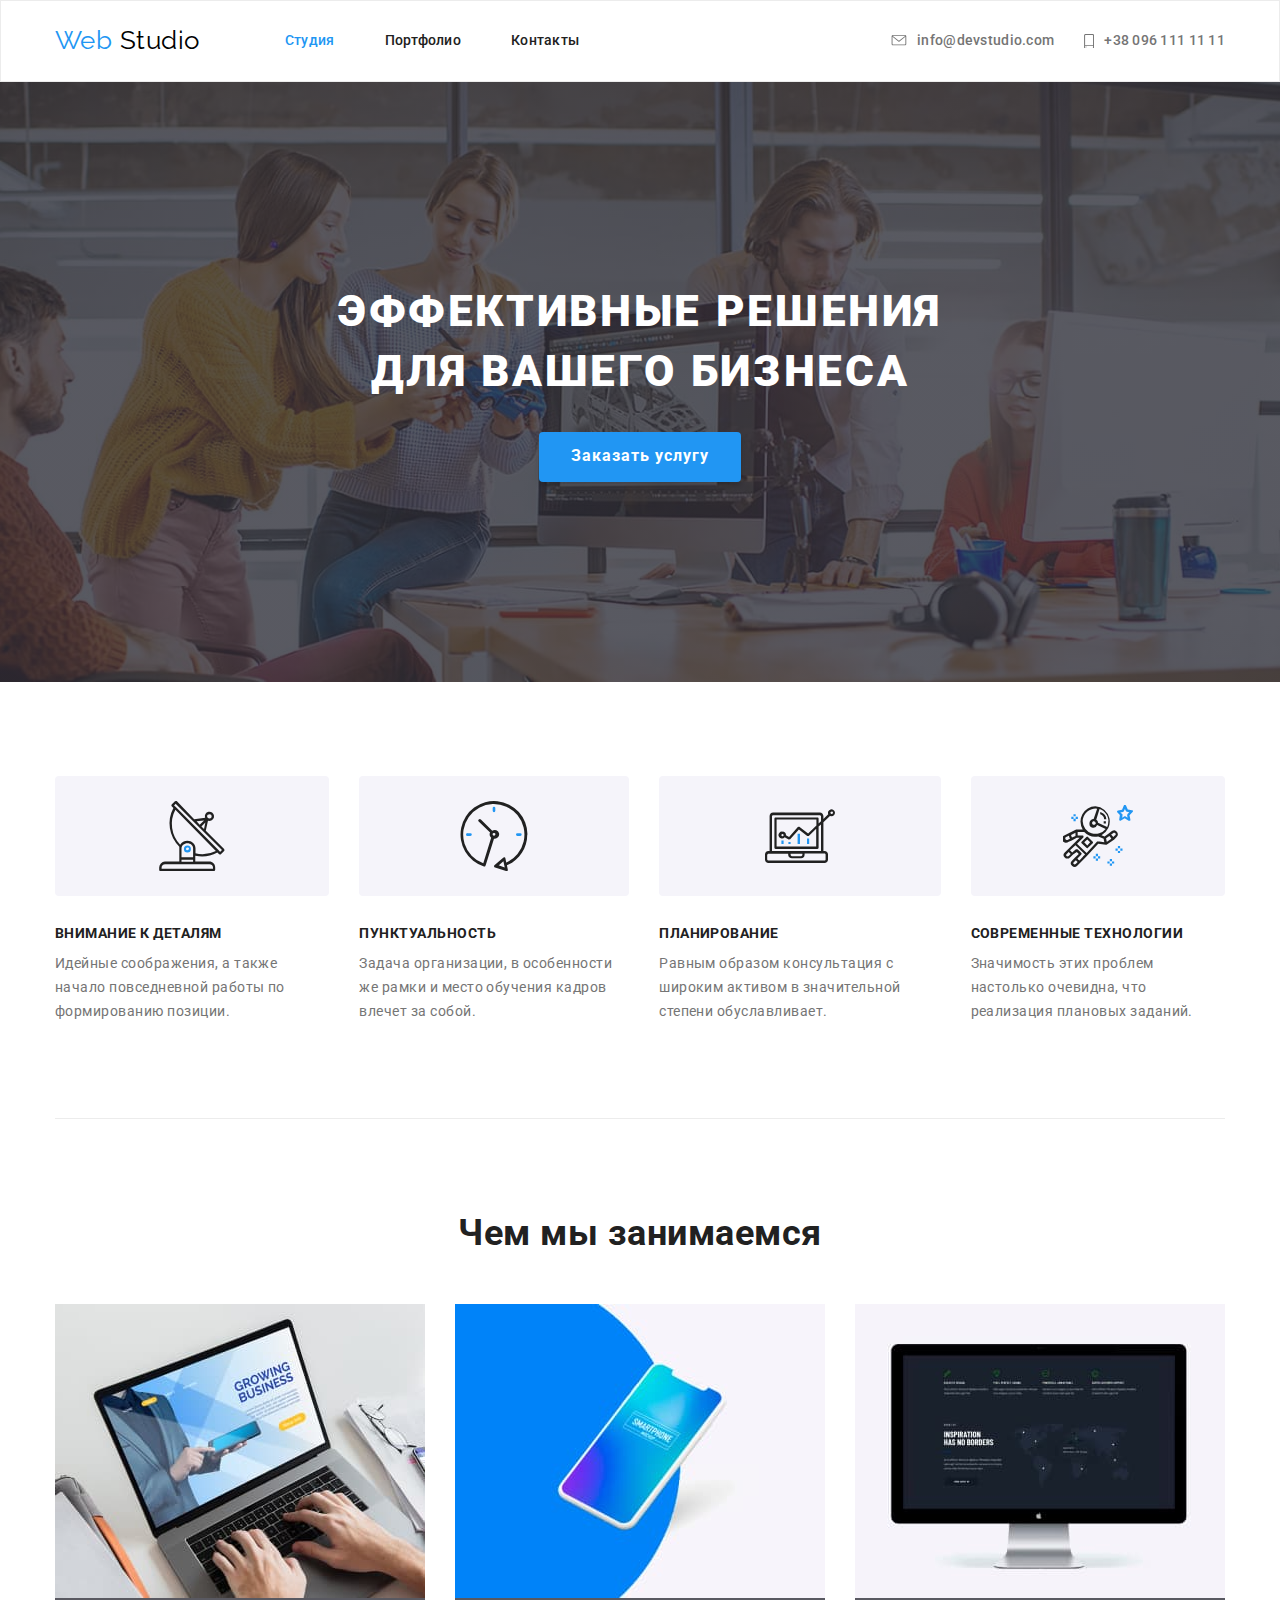
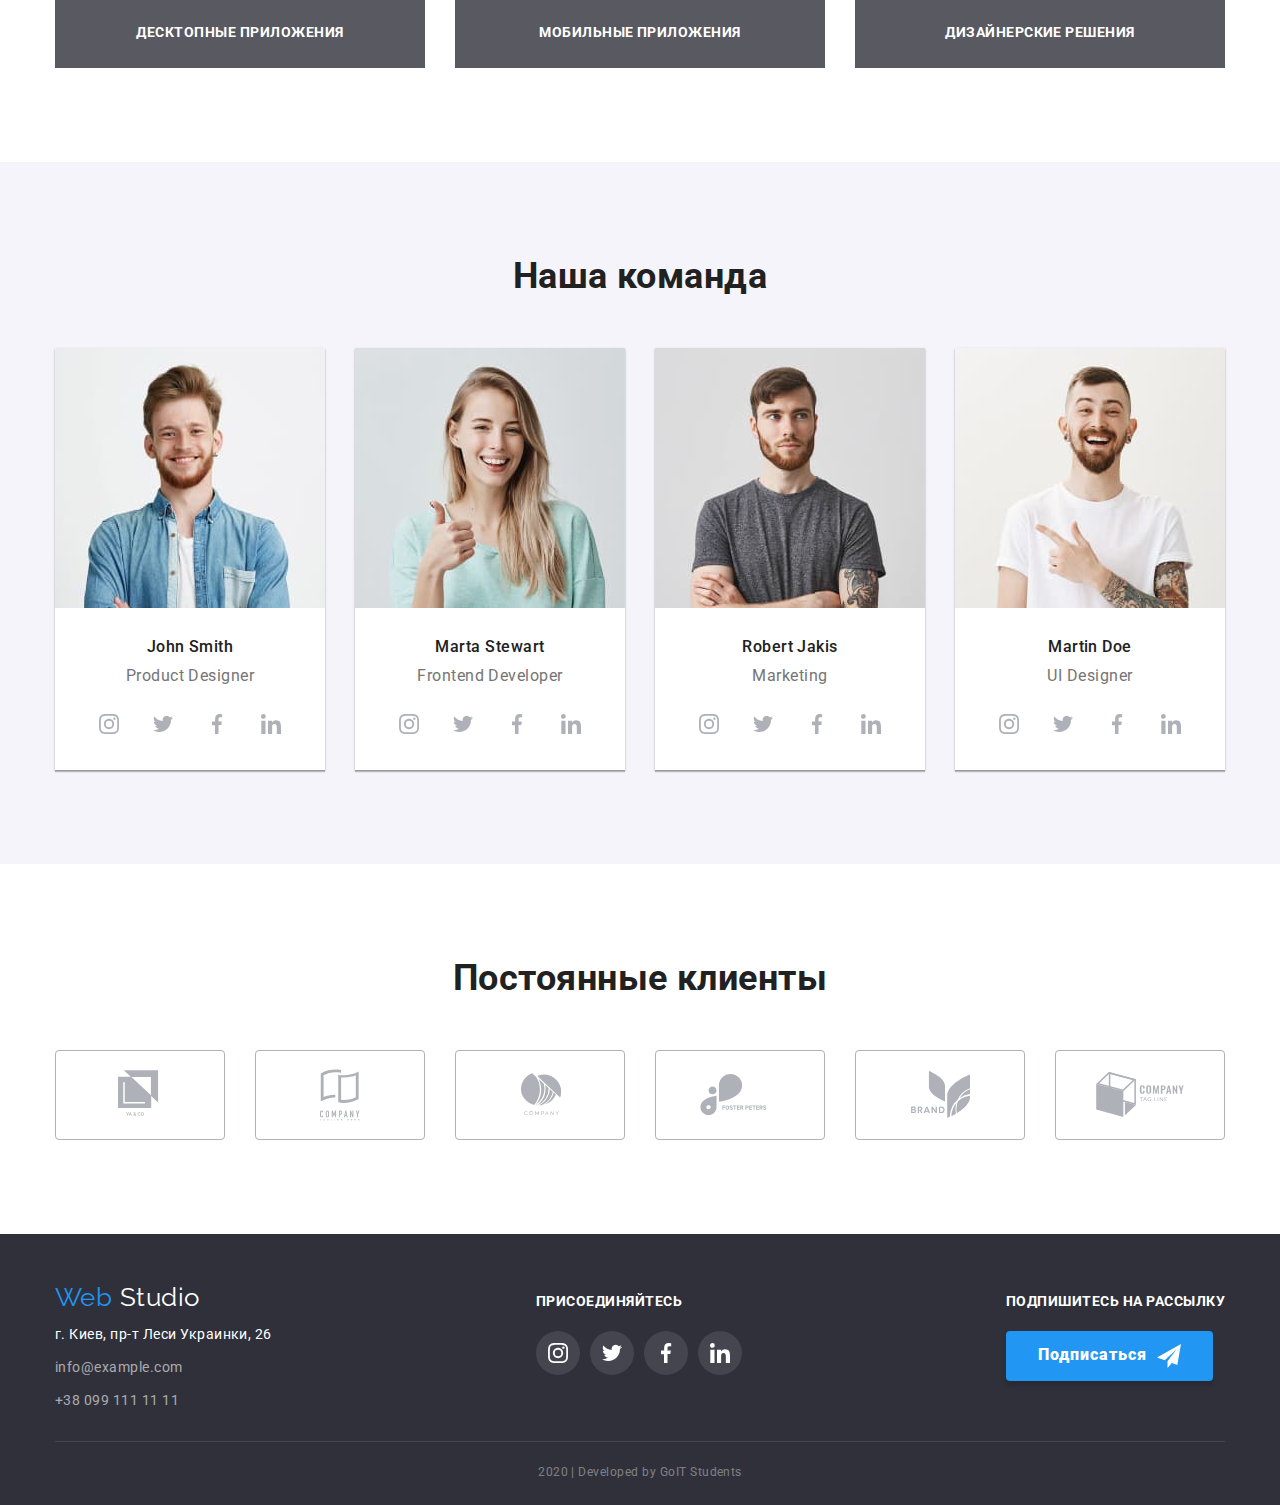
<file: index.html>
<!DOCTYPE html>
<html lang="ru">
  <head>
    <meta charset="UTF-8" />
    <meta name="viewport" content="width=device-width, initial-scale=1.0" />
    <title>Document</title>
    <link
      href="https://fonts.googleapis.com/css2?family=Raleway:wght@700&family=Roboto:wght@400;500;700;900&display=swap"
      rel="stylesheet"
    />
    <link
      rel="stylesheet"
      href="https://cdnjs.cloudflare.com/ajax/libs/modern-normalize/0.6.0/modern-normalize.min.css"
    />
    <link rel="stylesheet" href="./css/styles.css" />
  </head>
  <body>
    <!--Шапка сайта-->
    <header class="header">
      <div class="container main-box">
        <nav class="nav-box">
          <a href="#" class="logo"
            >Web<span class="logo-accent"> Studio</span></a
          >
          <ul class="site-nav list">
            <li class="item">
              <a href="./index.html" class="link current">Студия</a>
            </li>
            <li class="item">
              <a href="./portfolio.html" class="link">Портфолио</a>
            </li>
            <li class="item"><a href="#" class="link">Контакты</a></li>
          </ul>
        </nav>
        <ul class="site-address list">
          <li class="item">
            <a href="mailto:info@devstudio.com" class="link">
              <svg class="icon-envelope" width="16" height="11.02">
                <use href="./images/sprite.svg#envelope"></use>
              </svg>
              info@devstudio.com</a
            >
          </li>
          <li class="item">
            <a href="tel:+380961111111" class="link">
              <svg class="icon-smartphone" width="10" height="14.94">
                <use href="./images/sprite.svg#smartphone"></use>
              </svg>
              +38 096 111 11 11</a
            >
          </li>
        </ul>
      </div>
    </header>

    <main>
      <!--Герой-->
      <div class="overlay">
        <section class="hero">
          <h1 class="hero-title">
            эффективные решения<br />для вашего бизнеса
          </h1>
          <a href="#" class="button">Заказать услугу</a>
        </section>
      </div>
      <!--Достоинство и преимущество -->
      <section class="section">
        <div class="container">
          <h2 class="visually-hidden">
            Достоинство и преимущество нашей компании
          </h2>
          <ul class="dignity list">
            <li class="item">
              <div class="dignity-icon">
                <svg class="icon-antenna" width="70" height="70">
                  <use href="./images/sprite.svg#antenna"></use>
                </svg>
              </div>
              <h3 class="section-subtitle">Внимание к деталям</h3>
              <p class="text">
                Идейные соображения, а также начало повседневной работы по
                формированию позиции.
              </p>
            </li>
            <li class="item">
              <div class="dignity-icon">
                <svg class="icon-clock" width="70" height="70">
                  <use href="./images/sprite.svg#clock"></use>
                </svg>
              </div>
              <h3 class="section-subtitle">Пунктуальность</h3>
              <p class="text">
                Задача организации, в особенности же рамки и место обучения
                кадров влечет за собой.
              </p>
            </li>
            <li class="item">
              <div class="dignity-icon">
                <svg class="icon-diagram" width="70" height="70">
                  <use href="./images/sprite.svg#diagram"></use>
                </svg>
              </div>
              <h3 class="section-subtitle">Планирование</h3>
              <p class="text">
                Равным образом консультация с широким активом в значительной
                степени обуславливает.
              </p>
            </li>
            <li class="item">
              <div class="dignity-icon">
                <svg class="icon-astronaut" width="70" height="70">
                  <use href="./images/sprite.svg#astronaut"></use>
                </svg>
              </div>
              <h3 class="section-subtitle">Современные технологии</h3>
              <p class="text">
                Значимость этих проблем настолько очевидна, что реализация
                плановых заданий.
              </p>
            </li>
          </ul>
        </div>
      </section>
      <!-- Промежуточная линия -->
      <div class="container">
        <div class="line"></div>
      </div>
      <!--Род занятий-->
      <section class="section">
        <div class="container">
          <h2 class="section-title">Чем мы занимаемся</h2>
          <ul class="occupation list">
            <li class="item">
              <img
                class="no-clearance"
                src="./images/dextop.jpg"
                width="370"
                height="294"
                alt="Фото десктопного устройства"
              />
              <h3 class="lead">Десктопные приложения</h3>
            </li>
            <li class="item">
              <img
                class="no-clearance"
                src="./images/mobil.jpg"
                width="370"
                height="294"
                alt="Фото мобильного устройства"
              />
              <h3 class="lead">Мобильные приложения</h3>
            </li>
            <li class="item">
              <img
                class="no-clearance"
                src="./images/pc.jpg"
                width="370"
                height="294"
                alt="Фото персонального компьютера"
              />
              <h3 class="lead">Дизайнерские решения</h3>
            </li>
          </ul>
        </div>
      </section>
      <!--Список команды -->
      <section class="team section">
        <div class="container">
          <h2 class="section-title">Наша команда</h2>
          <ul class="team-box list">
            <li class="item">
              <img
                class="no-clearance"
                src="./images/foto-John-Smith.jpg"
                width="270"
                height="260"
                alt="фото Джона Смита"
              />
              <div class="content-team">
                <h3 class="list-team">John Smith</h3>
                <p class="prof">Product Designer</p>
                <ul class="socials list">
                  <li class="icons">
                    <a
                      href="#"
                      aria-label="Ссылка на instagram"
                      class="icon-social"
                      ><svg class="social-network" width="20" heigth="20">
                        <use href="./images/sprite.svg#instagram"></use>
                      </svg>
                    </a>
                  </li>
                  <li class="icons">
                    <a
                      href="#"
                      aria-label="Ссылка на twitter"
                      class="icon-social"
                      ><svg class="social-network" width="20" heigth="20">
                        <use href="./images/sprite.svg#twitter"></use>
                      </svg>
                    </a>
                  </li>
                  <li class="icons">
                    <a
                      href="#"
                      aria-label="Ссылка на facebook"
                      class="icon-social"
                      ><svg class="social-network" width="20" heigth="20">
                        <use href="./images/sprite.svg#facebook"></use>
                      </svg>
                    </a>
                  </li>
                  <li class="icons">
                    <a
                      href="#"
                      aria-label="Ссылка на linkedin"
                      class="icon-social"
                      ><svg class="social-network" width="20" heigth="20">
                        <use href="./images/sprite.svg#linkedin"></use>
                      </svg>
                    </a>
                  </li>
                </ul>
              </div>
            </li>
            <li class="item">
              <img
                class="no-clearance"
                src="./images/foto-Marta-Stewart.jpg"
                width="270"
                height="260"
                alt="фото Марты Стюарт"
              />
              <div class="content-team">
                <h3 class="list-team">Marta Stewart</h3>
                <p class="prof">Frontend Developer</p>
                <ul class="socials list">
                  <li class="icons">
                    <a
                      href="#"
                      aria-label="Ссылка на instagram"
                      class="icon-social"
                      ><svg class="social-network" width="20" heigth="20">
                        <use href="./images/sprite.svg#instagram"></use>
                      </svg>
                    </a>
                  </li>
                  <li class="icons">
                    <a
                      href="#"
                      aria-label="Ссылка на twitter"
                      class="icon-social"
                      ><svg class="social-network" width="20" heigth="20">
                        <use href="./images/sprite.svg#twitter"></use>
                      </svg>
                    </a>
                  </li>
                  <li class="icons">
                    <a
                      href="#"
                      aria-label="Ссылка на facebook"
                      class="icon-social"
                      ><svg class="social-network" width="20" heigth="20">
                        <use href="./images/sprite.svg#facebook"></use>
                      </svg>
                    </a>
                  </li>
                  <li class="icons">
                    <a
                      href="#"
                      aria-label="Ссылка на linkedin"
                      class="icon-social"
                      ><svg class="social-network" width="20" heigth="20">
                        <use href="./images/sprite.svg#linkedin"></use>
                      </svg>
                    </a>
                  </li>
                </ul>
              </div>
            </li>
            <li class="item">
              <img
                class="no-clearance"
                src="./images/foto-Robert-Jakis.jpg"
                width="270"
                height="260"
                alt="фото Роберта Джекиса"
              />
              <div class="content-team">
                <h3 class="list-team">Robert Jakis</h3>
                <p class="prof">Marketing</p>
                <ul class="socials list">
                  <li class="icons">
                    <a
                      href="#"
                      aria-label="Ссылка на instagram"
                      class="icon-social"
                      ><svg class="social-network" width="20" heigth="20">
                        <use href="./images/sprite.svg#instagram"></use>
                      </svg>
                    </a>
                  </li>
                  <li class="icons">
                    <a
                      href="#"
                      aria-label="Ссылка на twitter"
                      class="icon-social"
                      ><svg class="social-network" width="20" heigth="20">
                        <use href="./images/sprite.svg#twitter"></use>
                      </svg>
                    </a>
                  </li>
                  <li class="icons">
                    <a
                      href="#"
                      aria-label="Ссылка на facebook"
                      class="icon-social"
                      ><svg class="social-network" width="20" heigth="20">
                        <use href="./images/sprite.svg#facebook"></use>
                      </svg>
                    </a>
                  </li>
                  <li class="icons">
                    <a
                      href="#"
                      aria-label="Ссылка на linkedin"
                      class="icon-social"
                      ><svg class="social-network" width="20" heigth="20">
                        <use href="./images/sprite.svg#linkedin"></use>
                      </svg>
                    </a>
                  </li>
                </ul>
              </div>
            </li>
            <li class="item">
              <img
                class="no-clearance"
                src="./images/foto-Martin-Doe.jpg"
                width="270"
                height="260"
                alt="фото Мартина Доу"
              />
              <div class="content-team">
                <h3 class="list-team">Martin Doe</h3>
                <p class="prof">UI Designer</p>
                <ul class="socials list">
                  <li class="icons">
                    <a
                      href="#"
                      aria-label="Ссылка на instagram"
                      class="icon-social"
                      ><svg class="social-network" width="20" heigth="20">
                        <use href="./images/sprite.svg#instagram"></use>
                      </svg>
                    </a>
                  </li>
                  <li class="icons">
                    <a
                      href="#"
                      aria-label="Ссылка на twitter"
                      class="icon-social"
                      ><svg class="social-network" width="20" heigth="20">
                        <use href="./images/sprite.svg#twitter"></use>
                      </svg>
                    </a>
                  </li>
                  <li class="icons">
                    <a
                      href="#"
                      aria-label="Ссылка на facebook"
                      class="icon-social"
                      ><svg class="social-network" width="20" heigth="20">
                        <use href="./images/sprite.svg#facebook"></use>
                      </svg>
                    </a>
                  </li>
                  <li class="icons">
                    <a
                      href="#"
                      aria-label="Ссылка на linkedin"
                      class="icon-social"
                      ><svg class="social-network" width="20" heigth="20">
                        <use href="./images/sprite.svg#linkedin"></use>
                      </svg>
                    </a>
                  </li>
                </ul>
              </div>
            </li>
          </ul>
        </div>
      </section>
      <!--Список клиентов -->
      <section class="section">
        <div class="container">
          <h2 class="section-title">Постоянные клиенты</h2>
          <ul class="company-box list">
            <li class="icons">
              <a href="#" class="logo-border">
                <svg class="icon-logo" width="44.27" height="49.23">
                  <use href="./images/sprite.svg#client-one"></use>
                </svg>
              </a>
            </li>
            <li class="icons">
              <a href="#" class="logo-border">
                <svg class="icon-logo" width="40" height="52">
                  <use href="./images/sprite.svg#client-two"></use>
                </svg>
              </a>
            </li>
            <li class="icons">
              <a href="#" class="logo-border">
                <svg class="icon-logo" width="41" height="42.6">
                  <use href="./images/sprite.svg#client-three"></use>
                </svg>
              </a>
            </li>
            <li class="icons">
              <a href="#" class="logo-border">
                <svg class="icon-logo" width="79.66" height="42.02">
                  <use href="./images/sprite.svg#client-four"></use>
                </svg>
              </a>
            </li>
            <li class="icons">
              <a href="#" class="logo-border">
                <svg class="icon-logo" width="59" height="47">
                  <use href="./images/sprite.svg#client-five"></use>
                </svg>
              </a>
            </li>
            <li class="icons">
              <a href="#" class="logo-border">
                <svg class="icon-logo" width="88.48" height="45.44">
                  <use href="./images/sprite.svg#client-six"></use>
                </svg>
              </a>
            </li>
          </ul>
        </div>
      </section>
    </main>

    <!--Подвал-->
    <footer class="footer">
      <div class="container">
        <div class="footer-box">
          <div class="info-box">
            <a href="#" class="logo">Web<span class="accent"> Studio</span></a>
            <address class="address">
              г. Киев, пр-т Леси Украинки, 26
            </address>
            <address class="contact">
              <a href="mailto:info@devstudio.com" class="link mail"
                >info@example.com</a
              >
              <a href="tel:+380961111111" class="link">+38 099 111 11 11</a>
            </address>
          </div>

          <div class="join-box">
            <b class="subscribe">присоединяйтесь</b>
            <ul class="socials list">
              <li class="icons">
                <a href="#" aria-label="Ссылка на instagram" class="icon-social"
                  ><svg class="social-network" width="20" heigth="20">
                    <use href="./images/sprite.svg#instagram"></use>
                  </svg>
                </a>
              </li>
              <li class="icons">
                <a href="#" aria-label="Ссылка на twitter" class="icon-social"
                  ><svg class="social-network" width="20" heigth="20">
                    <use href="./images/sprite.svg#twitter"></use>
                  </svg>
                </a>
              </li>
              <li class="icons">
                <a href="#" aria-label="Ссылка на facebook" class="icon-social"
                  ><svg class="social-network" width="20" heigth="20">
                    <use href="./images/sprite.svg#facebook"></use>
                  </svg>
                </a>
              </li>
              <li class="icons">
                <a href="#" aria-label="Ссылка на linkedin" class="icon-social"
                  ><svg class="social-network" width="20" heigth="20">
                    <use href="./images/sprite.svg#linkedin"></use>
                  </svg>
                </a>
              </li>
            </ul>
          </div>

          <div class="subscribe-box">
            <b class="subscribe">Подпишитесь на рассылку</b>
            <div class="subscribe-input">
              <a href="#" class="subscribe-btn button"
                >Подписаться
                <svg class="icon-send" width="24" height="24" margin-left="10">
                  <use href="./images/sprite.svg#send"></use>
                </svg>
              </a>
            </div>
          </div>
        </div>
        <p class="copyright">2020 | Developed by GoIT Students</p>
      </div>
    </footer>
  </body>
</html>
</file>
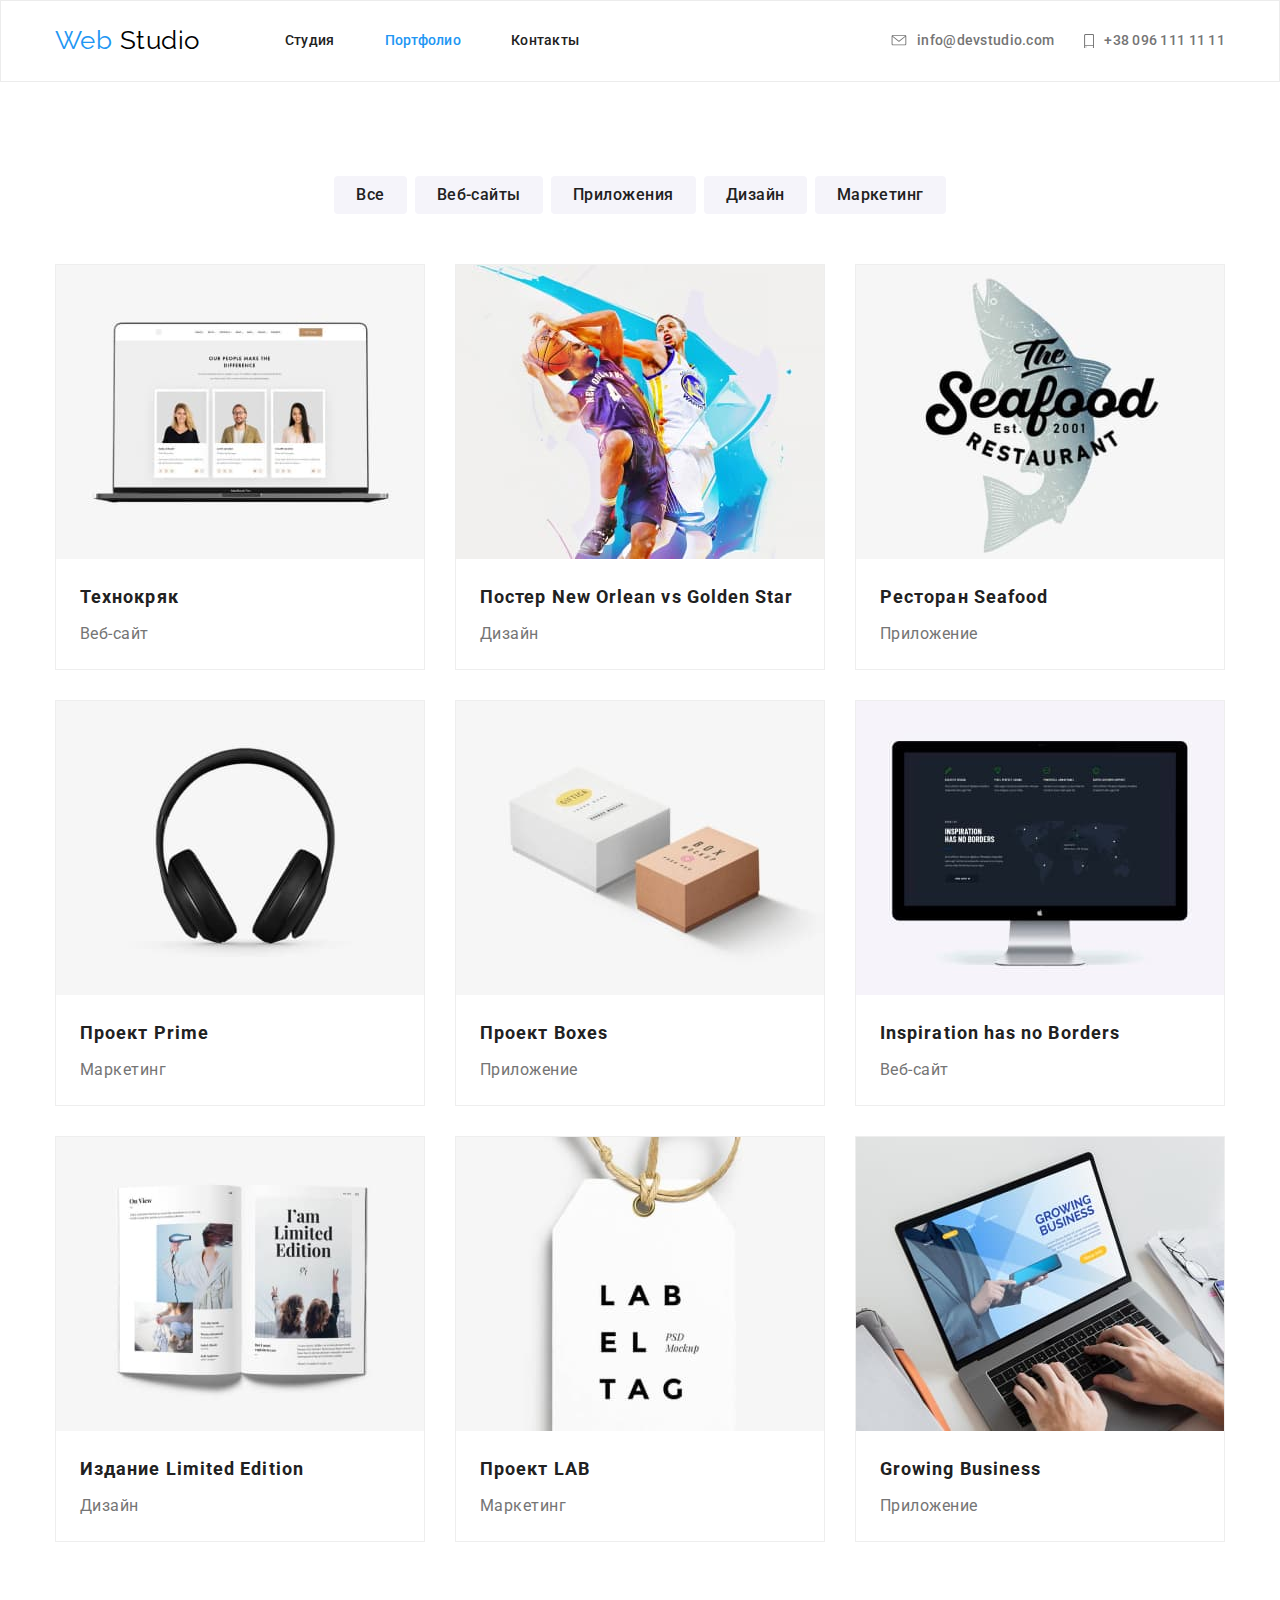
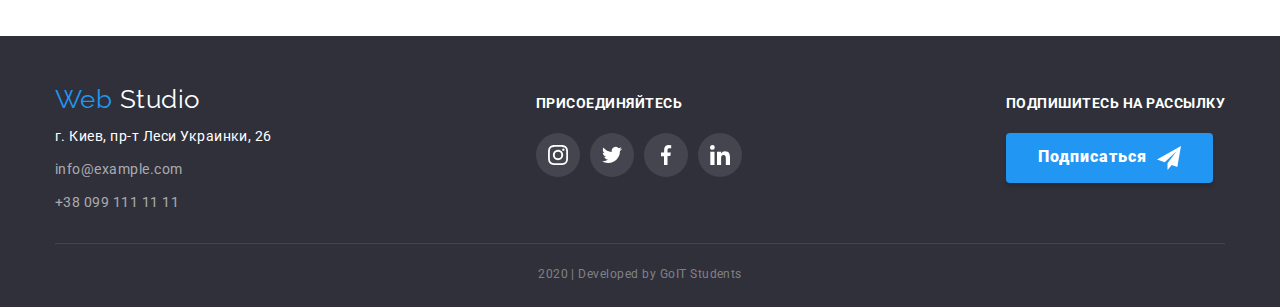
<file: portfolio.html>
<!DOCTYPE html>
<html lang="ru">
  <head>
    <meta charset="UTF-8" />
    <meta name="viewport" content="width=device-width, initial-scale=1.0" />
    <title>Document</title>
    <link
      href="https://fonts.googleapis.com/css2?family=Raleway:wght@700&family=Roboto:wght@400;500;700;900&display=swap"
      rel="stylesheet"
    />
    <link
      rel="stylesheet"
      href="https://cdnjs.cloudflare.com/ajax/libs/modern-normalize/0.6.0/modern-normalize.min.css"
    />
    <link rel="stylesheet" href="./css/styles.css" />
  </head>
  <body>
    <!--Шапка сайта-->
    <header class="header">
      <div class="container main-box">
        <nav class="nav-box">
          <a href="#" class="logo"
            >Web<span class="logo-accent"> Studio</span></a
          >
          <ul class="site-nav list">
            <li class="item"><a href="./index.html" class="link">Студия</a></li>
            <li class="item">
              <a href="./portfolio.html" class="link current">Портфолио</a>
            </li>
            <li class="item"><a href="#" class="link">Контакты</a></li>
          </ul>
        </nav>
        <ul class="site-address list">
          <li class="item">
            <a href="mailto:info@devstudio.com" class="link">
              <svg class="icon-envelope" width="16" height="11.02">
                <use href="./images/sprite.svg#envelope"></use>
              </svg>
              info@devstudio.com</a
            >
          </li>
          <li class="item">
            <a href="tel:+380961111111" class="link">
              <svg class="icon-smartphone" width="10" height="14.94">
                <use href="./images/sprite.svg#smartphone"></use>
              </svg>
              +38 096 111 11 11</a
            >
          </li>
        </ul>
      </div>
    </header>

    <main>
      <section class="section">
        <div class="container">
          <h1 class="visually-hidden">Примеры работ</h1>
          <ul class="breadcrumbs list">
            <li class="btn">
              <button type="button" class="button-list">Все</button>
            </li>
            <li class="btn">
              <button type="button" class="button-list">Веб-сайты</button>
            </li>
            <li class="btn">
              <button type="button" class="button-list">Приложения</button>
            </li>
            <li class="btn">
              <button type="button" class="button-list">Дизайн</button>
            </li>
            <li class="btn">
              <button type="button" class="button-list">Маркетинг</button>
            </li>
          </ul>
          <ul class="work-box list">
            <li class="item">
              <a href="#" class="holder">
                <img
                  class="no-clearance"
                  src="./images/tehno.jpg"
                  width="370"
                  height="294"
                  alt="Изображение ноутбука"
                />
                <div class="holder-desc">
                  <h2 class="desc-title">Технокряк</h2>
                  <p class="desc-subtitle">Веб-сайт</p>
                  <!-- <p class="desc-text">
                    Технокряк это современная площадка распространения
                    коронавируса. Компании используют эту платформу для
                    цифрового шпионажа и атак на защищённые сервера конкурентов.
                  </p> -->
                </div>
              </a>
            </li>
            <li class="item">
              <a href="#" class="holder">
                <img
                  class="no-clearance"
                  src="./images/poster.jpg"
                  width="370"
                  height="294"
                  alt="Изображение постера New Orlean vs Golden Stars"
                />
                <div class="holder-desc">
                  <h2 class="desc-title">Постер New Orlean vs Golden Star</h2>
                  <p class="desc-subtitle">Дизайн</p>
                  <!-- <p class="desc-text">
                    Технокряк это современная площадка распространения
                    коронавируса. Компании используют эту платформу для
                    цифрового шпионажа и атак на защищённые сервера конкурентов.
                  </p> -->
                </div>
              </a>
            </li>
            <li class="item">
              <a href="#" class="holder">
                <img
                  class="no-clearance"
                  src="./images/restaurant.jpg"
                  width="370"
                  height="294"
                  alt="Изображение постера ресторана Seafood"
                />
                <div class="holder-desc">
                  <h2 class="desc-title">Ресторан Seafood</h2>
                  <p class="desc-subtitle">Приложение</p>
                  <!-- <p class="desc-text">
                    Технокряк это современная площадка распространения
                    коронавируса. Компании используют эту платформу для
                    цифрового шпионажа и атак на защищённые сервера конкурентов.
                  </p> -->
                </div>
              </a>
            </li>
            <li class="item">
              <a href="#" class="holder">
                <img
                  class="no-clearance"
                  src="./images/prime.jpg"
                  width="370"
                  height="294"
                  alt="Изображение наушников"
                />
                <div class="holder-desc">
                  <h2 class="desc-title">Проект Prime</h2>
                  <p class="desc-subtitle">Маркетинг</p>
                  <!-- <p class="desc-text">
                    Технокряк это современная площадка распространения
                    коронавируса. Компании используют эту платформу для
                    цифрового шпионажа и атак на защищённые сервера конкурентов.
                  </p> -->
                </div>
              </a>
            </li>
            <li class="item">
              <a href="#" class="holder">
                <img
                  class="no-clearance"
                  src="./images/boxes.jpg"
                  width="370"
                  height="294"
                  alt="Изображение двух коробок"
                />
                <div class="holder-desc">
                  <h2 class="desc-title">Проект Boxes</h2>
                  <p class="desc-subtitle">Приложение</p>
                  <!-- <p class="desc-text">
                    Технокряк это современная площадка распространения
                    коронавируса. Компании используют эту платформу для
                    цифрового шпионажа и атак на защищённые сервера конкурентов.
                  </p> -->
                </div>
              </a>
            </li>
            <li class="item">
              <a href="#" class="holder">
                <img
                  class="no-clearance"
                  src="./images/pc.jpg"
                  width="370"
                  height="294"
                  alt="Изображение монитора персонального компьютера"
                />
                <div class="holder-desc">
                  <h2 class="desc-title">Inspiration has no Borders</h2>
                  <p class="desc-subtitle">Веб-сайт</p>
                  <!-- <p class="desc-text">
                    Технокряк это современная площадка распространения
                    коронавируса. Компании используют эту платформу для
                    цифрового шпионажа и атак на защищённые сервера конкурентов.
                  </p> -->
                </div>
              </a>
            </li>
            <li class="item">
              <a href="#" class="holder">
                <img
                  class="no-clearance"
                  src="./images/limited.jpg"
                  width="370"
                  height="294"
                  alt="Изображение страниц журнала"
                />
                <div class="holder-desc">
                  <h2 class="desc-title">Издание Limited Edition</h2>
                  <p class="desc-subtitle">Дизайн</p>
                  <!-- <p class="desc-text">
                    Технокряк это современная площадка распространения
                    коронавируса. Компании используют эту платформу для
                    цифрового шпионажа и атак на защищённые сервера конкурентов.
                  </p> -->
                </div>
              </a>
            </li>
            <li class="item">
              <a href="#" class="holder">
                <img
                  class="no-clearance"
                  src="./images/lab.jpg"
                  width="370"
                  height="294"
                  alt="Изображение этикетки LAB"
                />
                <div class="holder-desc">
                  <h2 class="desc-title">Проект LAB</h2>
                  <p class="desc-subtitle">Маркетинг</p>
                  <!-- <p class="desc-text">
                    Технокряк это современная площадка распространения
                    коронавируса. Компании используют эту платформу для
                    цифрового шпионажа и атак на защищённые сервера конкурентов.
                  </p> -->
                </div>
              </a>
            </li>
            <li class="item">
              <a href="#" class="holder">
                <img
                  class="no-clearance"
                  src="./images/dextop.jpg"
                  width="370"
                  height="294"
                  alt="Изображение ноутбука"
                />
                <div class="holder-desc">
                  <h2 class="desc-title">Growing Business</h2>
                  <p class="desc-subtitle">Приложение</p>
                  <!-- <p class="desc-text">
                    Технокряк это современная площадка распространения
                    коронавируса. Компании используют эту платформу для
                    цифрового шпионажа и атак на защищённые сервера конкурентов.
                  </p> -->
                </div>
              </a>
            </li>
          </ul>
        </div>
      </section>
    </main>

    <!--Подвал-->
    <footer class="footer">
      <div class="container">
        <div class="footer-box">
          <div class="info-box">
            <a href="#" class="logo">Web<span class="accent"> Studio</span></a>
            <address class="address">
              г. Киев, пр-т Леси Украинки, 26
            </address>
            <address class="contact">
              <a href="mailto:info@devstudio.com" class="link mail"
                >info@example.com</a
              >
              <a href="tel:+380961111111" class="link">+38 099 111 11 11</a>
            </address>
          </div>

          <div class="join-box">
            <b class="subscribe">присоединяйтесь</b>
            <ul class="socials list">
              <li class="icons">
                <a href="#" aria-label="Ссылка на instagram" class="icon-social"
                  ><svg class="social-network" width="20" heigth="20">
                    <use href="./images/sprite.svg#instagram"></use>
                  </svg>
                </a>
              </li>
              <li class="icons">
                <a href="#" aria-label="Ссылка на twitter" class="icon-social"
                  ><svg class="social-network" width="20" heigth="20">
                    <use href="./images/sprite.svg#twitter"></use>
                  </svg>
                </a>
              </li>
              <li class="icons">
                <a href="#" aria-label="Ссылка на facebook" class="icon-social"
                  ><svg class="social-network" width="20" heigth="20">
                    <use href="./images/sprite.svg#facebook"></use>
                  </svg>
                </a>
              </li>
              <li class="icons">
                <a href="#" aria-label="Ссылка на linkedin" class="icon-social"
                  ><svg class="social-network" width="20" heigth="20">
                    <use href="./images/sprite.svg#linkedin"></use>
                  </svg>
                </a>
              </li>
            </ul>
          </div>

          <div class="subscribe-box">
            <b class="subscribe">Подпишитесь на рассылку</b>
            <div class="subscribe-input">
              <a href="#" class="subscribe-btn button"
                >Подписаться
                <svg class="icon-send" width="24" height="24" margin-left="10">
                  <use href="./images/sprite.svg#send"></use>
                </svg>
              </a>
            </div>
          </div>
        </div>
        <p class="copyright">2020 | Developed by GoIT Students</p>
      </div>
    </footer>
  </body>
</html>
</file>
<file: css/styles.css>
/*
цвет макета - белый #FFFFFF;
цвет (section)- Список команды #F5F4FA
цвет(footer) background: #2F303A;
*/
/* 
основной цвет текста (чёрный)-#757575;
вторичный ( h1,h2,h3....)цвет текста (серый)- #212121;
цвет текста адреса (footer) - rgba(255, 255, 255, 0.6);
*/
/*цвет наведения (акцент) и фона (синий)- #2196F3;*/

/* 
основной шрифт 
font-family: Roboto;(sans-serif
font-weight: 400, 500, 700, 900;
второй шрифт
font-family: Raleway;sans-serif
font-weight: 700;
*/

:root {
  --primary-text-color: #757575;
  --title-text-color: #212121;
  --accent-color: #2196f3;
  --primary-white-color: #ffffff;
  --primary-grey-color: #f5f4fa;
  --secondary-grey-color: #2f303a;
}

body {
  background-color: var(--primary-white-color);
  color: var(--primary-text-color);
  font-family: Roboto, sans-serif;
  letter-spacing: 0.03em;
}

/* утилиты */
.list {
  padding: 0;
  margin: 0;
  list-style: none;
}

.container {
  margin-left: auto;
  margin-right: auto;
  width: 1200px;
  padding-left: 15px;
  padding-right: 15px;
  /* outline: 2px solid tomato; */
}

.visually-hidden {
  position: absolute;
  width: 1px;
  height: 1px;
  margin: -1px;
  border: 0;
  padding: 0;
  clip: rect(0 0 0 0);
  overflow: hidden;
}

/* для img */
/* img {
  display: block;
  max-width: 100%;
  max-height: auto;
} */
.no-clearance {
  display: block;
}

.line {
  border-bottom: 1px solid #ececec;
}

/* header */

.header {
  border: 1px solid #ececec;
}

.main-box,
.nav-box {
  display: flex;
  align-items: center;
  /* background-color: rosybrown; */
}

/* logo */
.logo {
  margin-right: 85px;
  color: var(--accent-color);
  font-family: Raleway, sans-serif;
  font-size: 26px;
  line-height: 1.2;
  text-decoration: none;
}

/* .logo-accent:hover,
.logo-accent:focus {
} */

.logo-accent {
  color: #000000;
}

/* nav */
.site-nav {
  display: flex;
}

.site-nav .item:not(:last-child) {
  margin-right: 50px;
  /* outline: 2px solid coral; */
}

.site-nav .link {
  display: block;
  padding-top: 32px;
  padding-bottom: 32px;

  color: var(--title-text-color);
  font-weight: 500;
  font-size: 14px;
  line-height: 1.14;
  letter-spacing: 0.02em;
  text-decoration: none;
}
.site-nav .link:hover,
.site-nav .link:focus {
  color: var(--accent-color);
}

.site-nav .link.current {
  color: var(--accent-color);
}

/* address */
.site-address {
  display: flex;
  margin-left: auto;
  align-items: center;
}

/* .site-address .item {
  height: 80px;
  display: inline-flex;
} */

.site-address .item:not(:last-child) {
  margin-right: 30px;
  /* margin-right: 50px; */
}

.site-address .link {
  display: flex;
  align-items: center;
  padding-top: 32px;
  padding-bottom: 32px;

  color: var(--primary-text-color);
  font-style: normal;
  font-weight: 500;
  font-size: 14px;
  line-height: 1.14;
  letter-spacing: 0.02em;
  text-decoration: none;
  /* outline: 1px solid tomato; */
}

.site-address .link:hover,
.site-address .link:focus {
  color: var(--accent-color);
}

.icon-envelope,
.icon-smartphone {
  margin-right: 10px;
  fill: currentColor;
}

/* overlay */
.overlay {
  margin-left: auto;
  margin-right: auto;
  max-width: 1600px;
  height: 600px;
  background-color: rgba(47, 48, 58, 0.8);
  background-image: linear-gradient(
      rgba(47, 48, 58, 0.8),
      rgba(47, 48, 58, 0.8)
    ),
    url("../images/header.jpg");
  background-repeat: no-repeat;
  background-size: cover;
  background-position: center;

  /* outline: 1px solid tomato; */
}

/* hero  */
.hero {
  padding-top: 200px;
  padding-bottom: 200px;
  text-align: center;

  /* outline: 1px solid yellow; */
}

.hero-title {
  margin-top: 0;
  margin-bottom: 30px;
  color: var(--primary-white-color);
  font-weight: 900;
  font-size: 44px;
  line-height: 1.36;
  letter-spacing: 0.06em;
  text-transform: uppercase;
}

.button {
  display: inline-block;
  /* border: 1px, solid, transparent; */
  padding: 10px 32px;
  min-width: 200px;
  min-height: 50px;
  border-radius: 4px;
  box-shadow: 0px 4px 4px rgba(0, 0, 0, 0.15);

  color: var(--primary-white-color);
  background-color: var(--accent-color);
  font-weight: 700;
  font-size: 16px;
  line-height: 1.8;
  letter-spacing: 0.06em;
  text-decoration: none;
}

.button:hover,
.button:focus {
  background-color: #188ce8;
}

/* section */
.section {
  padding-top: 94px;
  padding-bottom: 94px;
}

.section-title {
  margin-top: 0;
  margin-bottom: 50px;

  color: var(--title-text-color);
  font-weight: 700;
  font-size: 36px;
  line-height: 1.16;
  text-align: center;
}

.section-subtitle {
  margin-top: 0;
  margin-bottom: 10px;

  color: var(--title-text-color);
  font-weight: 700;
  font-size: 14px;
  line-height: 1.14;
  text-transform: uppercase;
  /* background-color: cadetblue; */
}

/* Достоинство и преимущество нашей компании */
.dignity {
  display: flex;
}

.dignity .item {
  width: calc((100% -90px) / 4);

  /* background-color: aquamarine; */
}

.dignity .item:not(:last-child) {
  margin-right: 30px;
}

.dignity-icon {
  display: flex;
  justify-content: center;
  align-items: center;
  height: 120px;
  margin-bottom: 30px;
  background-color: var(--primary-grey-color);
  border-radius: 4px;
}

.dignity .text {
  margin-top: 0;
  margin-bottom: 0;

  font-weight: 400;
  font-size: 14px;
  line-height: 1.71;
}

/* Род занятий */
.occupation {
  display: flex;
  text-align: center;
  /* background-color: violet; */
}

.occupation .item:not(:last-child) {
  margin-right: 30px;
}

.lead {
  margin-top: 0;
  margin-bottom: 0;
  padding-top: 27px;
  padding-bottom: 27px;

  color: var(--primary-white-color);
  background-color: rgba(47, 48, 58, 0.8);
  font-weight: 700;
  font-size: 14px;
  line-height: 1.14;
  text-transform: uppercase;
}

/* Список команды */

.team {
  background-color: var(--primary-grey-color);
}

.team-box {
  display: flex;
  /* background-color: chartreuse; */
}

.team-box .item {
  width: calc((100% -90px) / 4);
  text-align: center;
  background-color: var(--primary-white-color);
  overflow: hidden;
  box-shadow: 0px 2px 1px rgba(0, 0, 0, 0.2), 0px 1px 1px rgba(0, 0, 0, 0.14),
    0px 1px 3px rgba(0, 0, 0, 0.12);
}

.team-box .item:not(:last-child) {
  margin-right: 30px;
}

.content-team {
  padding-top: 30px;
  padding-bottom: 24px;
}

.list-team {
  margin-top: 0;
  margin-bottom: 10px;

  color: var(--title-text-color);
  font-weight: 500;
  font-size: 16px;
  line-height: 1.18;
}

.prof {
  margin-top: 0;
  margin-bottom: 16px;

  font-weight: 400;
  font-size: 16px;
  line-height: 1.18;
}

/* Иконки соц.сетей */
.socials {
  display: flex;
  margin-left: 32px;
  margin-right: 32px;

  /* outline: 2px solid tomato; */
}

.socials .icons:not(:last-child) {
  margin-right: 10px;
}

.icon-social {
  display: flex;
  justify-content: center;
  border-radius: 50px;
  width: 44px;
  height: 44px;

  color: #afb1b8;
  background-color: var(--primary-white-color);
}

.icon-social:hover,
.icon-social:focus {
  color: var(--primary-white-color);
  background-color: var(--accent-color);
}

.social-network {
  fill: currentColor;
}

/* Список клиентов */
.company-box {
  display: flex;
}

/* .company-box .icons {
  width: calc((100% - (30px * 5)) / 6);
  height: 90px;

  outline: 1px solid rosybrown;
} */

.company-box .icons:not(:first-child) {
  margin-left: 30px;
}

.logo-border {
  width: 170px;
  height: 90px;
  color: #afb1b8;
  border: 1px solid;
  border-radius: 4px;
  display: flex;
  justify-content: center;
  align-items: center;
}

.logo-border:hover,
.logo-border:focus {
  color: var(--accent-color);
}

.icon-logo {
  fill: currentColor;
}

/* portofolio main */
.breadcrumbs {
  display: flex;
  justify-content: center;
  margin-bottom: 50px;
}

.breadcrumbs .btn:not(:last-child) {
  margin-right: 8px;
  /* outline: 1px solid turquoise; */
}

.button-list {
  padding: 6px 22px;

  font-weight: 500;
  font-size: 16px;
  line-height: 1.62;
  letter-spacing: inherit;
  font-family: inherit;
  border: none;
  border-radius: 4px;
  color: var(--title-text-color);
  background-color: var(--primary-grey-color);
  cursor: pointer;
}

.button-list:hover,
.button-list:focus {
  color: var(--primary-white-color);
  background-color: var(--accent-color);
  box-shadow: 0px 2px 2px rgba(0, 0, 0, 0.12), 0px 1px 2px rgba(0, 0, 0, 0.08),
    0px 3px 1px rgba(0, 0, 0, 0.1);
}

/* work-box */
.work-box {
  display: flex;
  flex-wrap: wrap;
}

.work-box .item {
  width: calc((100% - 60px) / 3);
  border: 1px solid #eeeeee;
  overflow: hidden;

  /* outline: 2px solid aquamarine; */
}

.work-box .item:hover,
.work-box .item:focus {
  box-shadow: 1px 4px 6px rgba(0, 0, 0, 0.16), 0px 4px 4px rgba(0, 0, 0, 0.06),
    0px 1px 1px rgba(0, 0, 0, 0.12);
}

.work-box .item:not(:nth-child(3n)) {
  margin-right: 30px;
}

.work-box .item:not(:nth-last-child(-n + 3)) {
  margin-bottom: 30px;
}

.holder {
  text-decoration: none;
}

.holder-desc {
  padding: 20px 24px;
}

.desc-title {
  margin-top: 0;
  margin-bottom: 4px;
  color: var(--title-text-color);
  font-weight: 700;
  font-size: 18px;
  line-height: 2;
  letter-spacing: 0.06em;
  text-decoration: none;
}
.desc-subtitle {
  margin: 0;
  color: var(--primary-text-color);
  font-weight: 400;
  font-size: 16px;
  line-height: 1.87;
  text-decoration: none;
}
/* .desc-text {
  color: var(--primary-white-color);
  background-color: rgba(33, 150, 243, 0.9);
  font-weight: 400;
  font-size: 18px;
  line-height: 1.56;
  text-decoration: none;
} */

/* footer */
.footer {
  background-color: var(--secondary-grey-color);
}

.footer-box {
  display: flex;
  justify-content: space-between;
  align-items: baseline;
  padding-top: 48px;
  padding-bottom: 28px;
  border-bottom: 1px solid rgba(255, 255, 255, 0.1);
}

.info-box > .logo {
  display: block;
  margin-right: 0;
  margin-bottom: 10px;

  /* outline: 1px solid blue; */
}

.info-box .accent {
  color: var(--primary-white-color);
}

.address {
  margin-bottom: 9px;

  color: var(--primary-white-color);
  font-style: normal;
  font-weight: 400;
  font-size: 14px;
  line-height: 1.71;
  /* background-color: violet; */
}

.contact .mail {
  margin-bottom: 9px;
}

.contact .link {
  display: block;

  color: rgba(255, 255, 255, 0.6);
  font-style: normal;
  font-weight: 400;
  font-size: 14px;
  line-height: 1.71;
  text-decoration: none;
}

/* Присоединяйтесь */
.join-box .socials {
  margin: 0;
}

.subscribe {
  display: block;
  margin-bottom: 21px;
  color: var(--primary-white-color);
  font-weight: 700;
  font-size: 14px;
  line-height: 1.14;
  text-transform: uppercase;
}

.join-box .icon-social {
  color: var(--primary-white-color);
  background-color: rgba(255, 255, 255, 0.1);
}

.join-box .icon-social:hover,
.join-box .icon-social:focus {
  background-color: var(--accent-color);
}

/* Подпишись на рассылку */
.subscribe-box .input {
  display: flex;
}

.subscribe-btn {
  display: inline-flex;
  align-items: center;
  font-weight: 900;
}

.icon-send {
  margin-left: 10px;
}

.copyright {
  margin-top: 0;
  margin-bottom: 0;
  padding-top: 18px;
  padding-bottom: 21px;

  color: rgba(255, 255, 255, 0.4);
  font-weight: 400;
  font-size: 12px;
  line-height: 2;
  text-align: center;
}
</file>
